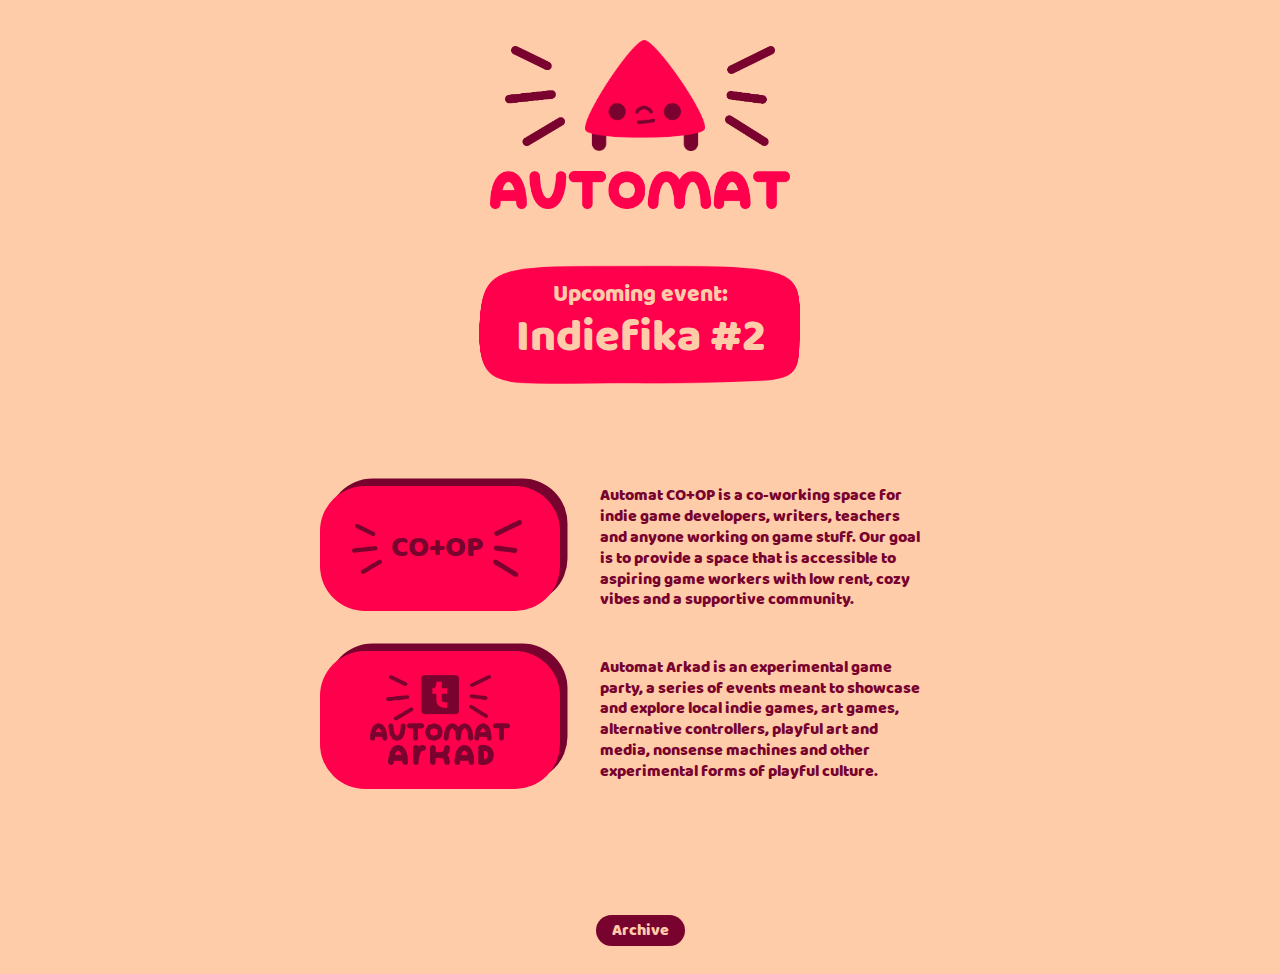
<file: public/index.html>
<!DOCTYPE html>
<html lang="en">
<head>
  <meta charset="UTF-8">
  <meta http-equiv="X-UA-Compatible" content="IE=edge">
  <meta name="viewport" content="width=device-width, initial-scale=1.0">
  <title>Automat</title>

  <meta name="description" content="Automat Co-op & Arkad">
  <meta property="og:site_name" content="Automat">
  <meta property="og:title" content="Automat">
  <meta property="og:type" content="website">
  <meta property="og:url" content="https://automat.town/">
  <meta property="og:description" content="Automat Co-op & Arkad">
  <meta property="og:image:type" content="image/png">
  <meta property="og:image" content="https://automat.town/images/share-image.png">
  <meta property="og:image:alt" content="Automat">
  <meta property="og:image:width" content="1200">
  <meta property="og:image:height" content="630">

  <link rel="apple-touch-icon" sizes="180x180" href="icons/apple-touch-icon.png">
  <link rel="icon" type="image/png" sizes="32x32" href="icons/favicon-32x32.png">
  <link rel="icon" type="image/png" sizes="16x16" href="icons/favicon-16x16.png">
  <link rel="manifest" href="icons/site.webmanifest">
  <link rel="mask-icon" href="icons/safari-pinned-tab.svg" color="#ffccaa">
  <link rel="shortcut icon" href="favicon.ico">
  <meta name="msapplication-TileColor" content="#ffccaa">
  <meta name="msapplication-config" content="icons/browserconfig.xml">
  <meta name="theme-color" content="#ffccaa">
  
  <link rel="stylesheet" href="style.css?v=5">

</head>
<body>
  <main>
    <h1 class="logo">
      <div class="logo-image">
        <img src="images/lines-left.png" alt="" width="213" height="355" />
        <img src="images/automat-logo.png" alt="Automat" width="335" height="311" />
        <img src="images/lines-right.png" alt="" width="181" height="355" />
      </div>
      <img class="logo-text" src="images/automat-text.png" alt="" width="1032" height="128" />
    </h1>
    <a href="https://discord.gg/DNasnEEvEM?event=1346475406655754241" class="marker"><span>Upcoming event:</span> Indiefika #2</h2></a>
    <nav>
      <div class="nav-item">
        <a class="big-button big-button--effect" href="/co+op"><span>CO+OP</span></a>
        <p>Automat CO+OP is a co-working space for indie game developers, 
          writers, teachers and anyone working on game stuff. Our goal 
          is to provide a space that is accessible to aspiring game 
          workers with low rent, cozy vibes and a supportive community.</p>
      </div>
      <div class="nav-item">
        <a class="big-button" href="https://automatarkad.tumblr.com/"><img src="images/tumblr.png" alt="Tumblr" width="462" height="297" /></a>
        <p>Automat Arkad is an experimental game party, a series of 
          events meant to showcase and explore local indie games, 
          art games, alternative controllers, playful art and media, 
          nonsense machines and other experimental forms of playful 
          culture.</p>
      </div>
    </nav>
  </main>
  <footer>
    <a href="archive">Archive</a>
  </footer>
</body>
</html>
</file>
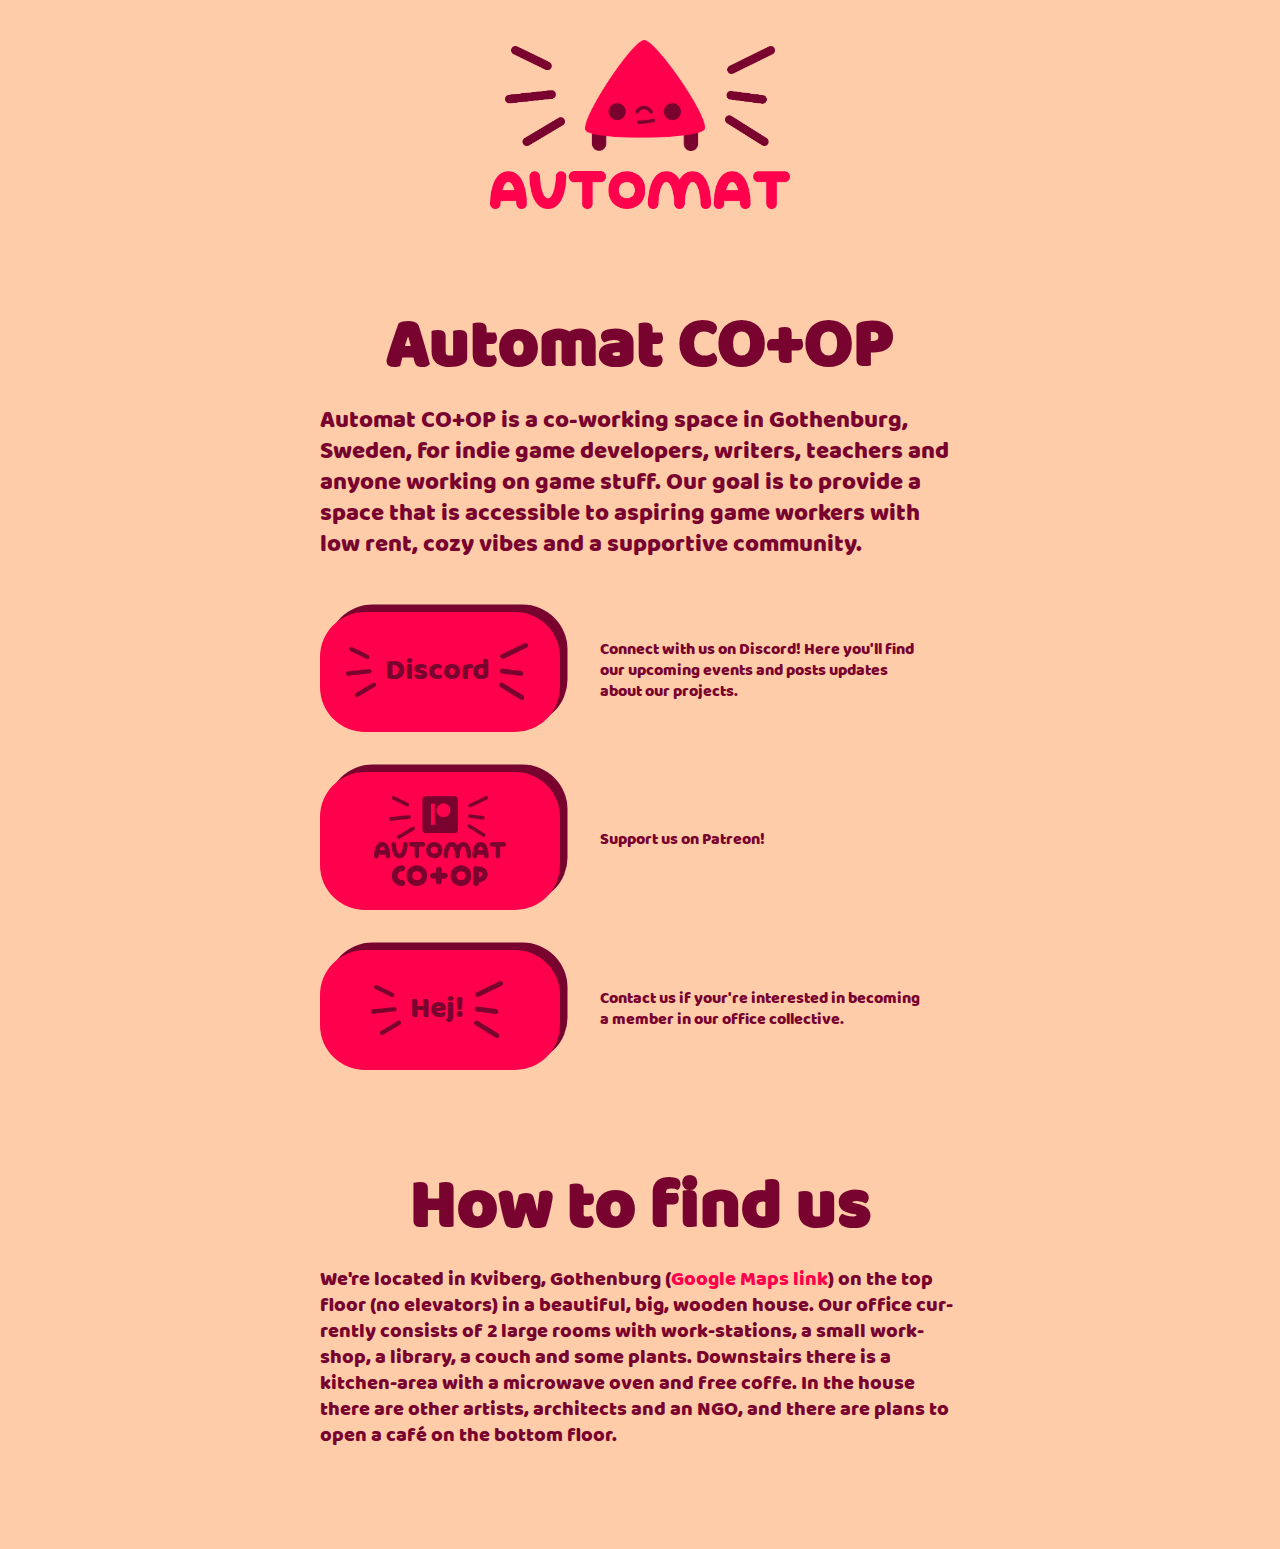
<file: public/co+op/index.html>
<!DOCTYPE html>
<html lang="en">
<head>
  <meta charset="UTF-8">
  <meta http-equiv="X-UA-Compatible" content="IE=edge">
  <meta name="viewport" content="width=device-width, initial-scale=1.0">
  <title>Automat</title>

  <meta name="description" content="Automat Co-op & Arkad">
  <meta property="og:site_name" content="Automat">
  <meta property="og:title" content="Automat">
  <meta property="og:type" content="website">
  <meta property="og:url" content="https://automat.town/">
  <meta property="og:description" content="Automat Co-op & Arkad">
  <meta property="og:image:type" content="image/png">
  <meta property="og:image" content="https://automat.town/images/share-image.png">
  <meta property="og:image:alt" content="Automat">
  <meta property="og:image:width" content="1200">
  <meta property="og:image:height" content="630">

  <link rel="apple-touch-icon" sizes="180x180" href="./../icons/apple-touch-icon.png">
  <link rel="icon" type="image/png" sizes="32x32" href="./../icons/favicon-32x32.png">
  <link rel="icon" type="image/png" sizes="16x16" href="./../icons/favicon-16x16.png">
  <link rel="manifest" href="./../icons/site.webmanifest">
  <link rel="mask-icon" href="./../icons/safari-pinned-tab.svg" color="#ffccaa">
  <link rel="shortcut icon" href="./../favicon.ico">
  <meta name="msapplication-TileColor" content="#ffccaa">
  <meta name="msapplication-config" content="./../icons/browserconfig.xml">
  <meta name="theme-color" content="#ffccaa">
  
  <link rel="stylesheet" href="./../style.css?v=5">

</head>
<body>
  <main>
    <a class="logo-image" href="/" aria-label="Automat">
      <h1 class="logo">
        <div class="logo-image">
          <img src="./../images/lines-left.png" alt="" width="213" height="355" aria-hidden="true" />
          <img src="./../images/automat-logo.png" alt="Automat" width="335" height="311" />
          <img src="./../images/lines-right.png" alt="" width="181" height="355" aria-hidden="true" />
        </div>
        <img class="logo-text" src="./../images/automat-text.png" alt="" width="1032" height="128" />
      </h1>
    </a>

    <section>
      <h2>Automat CO+OP</h2>
      <p class="ingress">Automat CO+OP is a co-working space in Gothenburg, Sweden, for indie game developers, 
        writers, teachers and anyone working on game stuff. Our goal 
        is to provide a space that is accessible to aspiring game 
        workers with low rent, cozy vibes and a supportive community.</p>
    </section>

    <nav>
      <div class="nav-item">
        <a class="big-button big-button--effect" href="https://discord.gg/DNasnEEvEM"><span>Discord</span></a>
        <p>Connect with us on Discord! Here you'll find our upcoming events and posts updates about our projects.</p>
      </div>
      <div class="nav-item">
        <a class="big-button" href="https://www.patreon.com/AutomatCOOP"><img src="./../images/patreon.png" alt="Patreon" width="462" height="314" /></a>
        <p>Support us on Patreon!</p>
      </div>
      <div class="nav-item">
        <a class="big-button big-button--effect" onClick="javascript:window.open('mailto:kjell@spelverkstad.com', 'mail');event.preventDefault()" href="mailto:kjell@spelverkstad.com" target="_blank" rel="noopener noreferrer"><span>Hej!</span></a>
        <p>Contact us if your're interested in becoming a member in our office collective.</p>
      </div>
      
    </nav>

    <section>
      <h3>How to find us</h3>
      <p>We're located in Kviberg, Gothenburg (<a href="https://www.google.se/maps/place/Automat+Co-op/@57.7354213,12.031164,17z/data=!3m1!4b1!4m6!3m5!1s0x464ff50044b7cdd5:0x95d4233a544fe3a0!8m2!3d57.7354185!4d12.0337389!16s%2Fg%2F11vq3d4xnr?entry=ttu">Google Maps link</a>) on the top floor (no elevators) in a beautiful, big, wooden house. Our office currently consists of 2 large rooms with work-stations, a small workshop, a library, a couch and some plants. Downstairs there is a kitchen-area with a microwave oven and free coffe. In the house there are other artists, architects and an NGO, and there are plans to open a café on the bottom floor.</p>
    </section>
  </main>
</body>
</html>
</file>
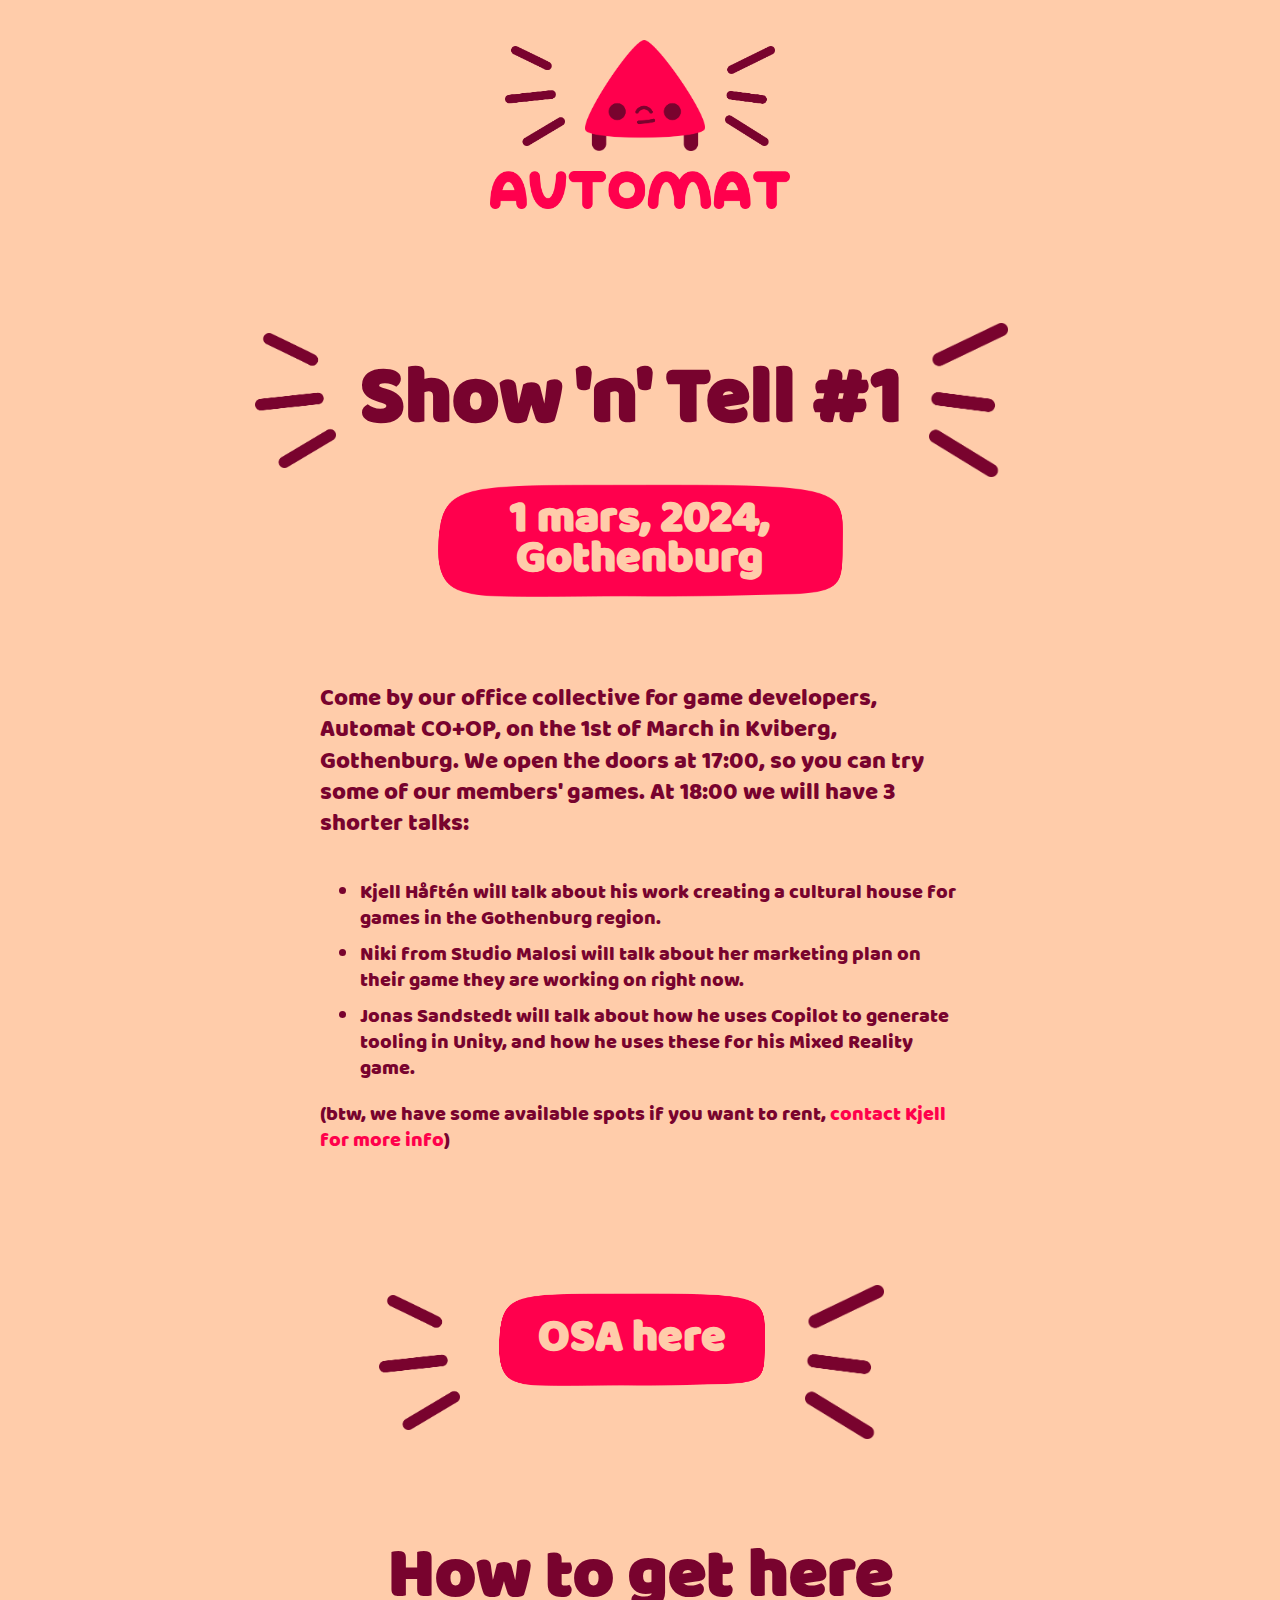
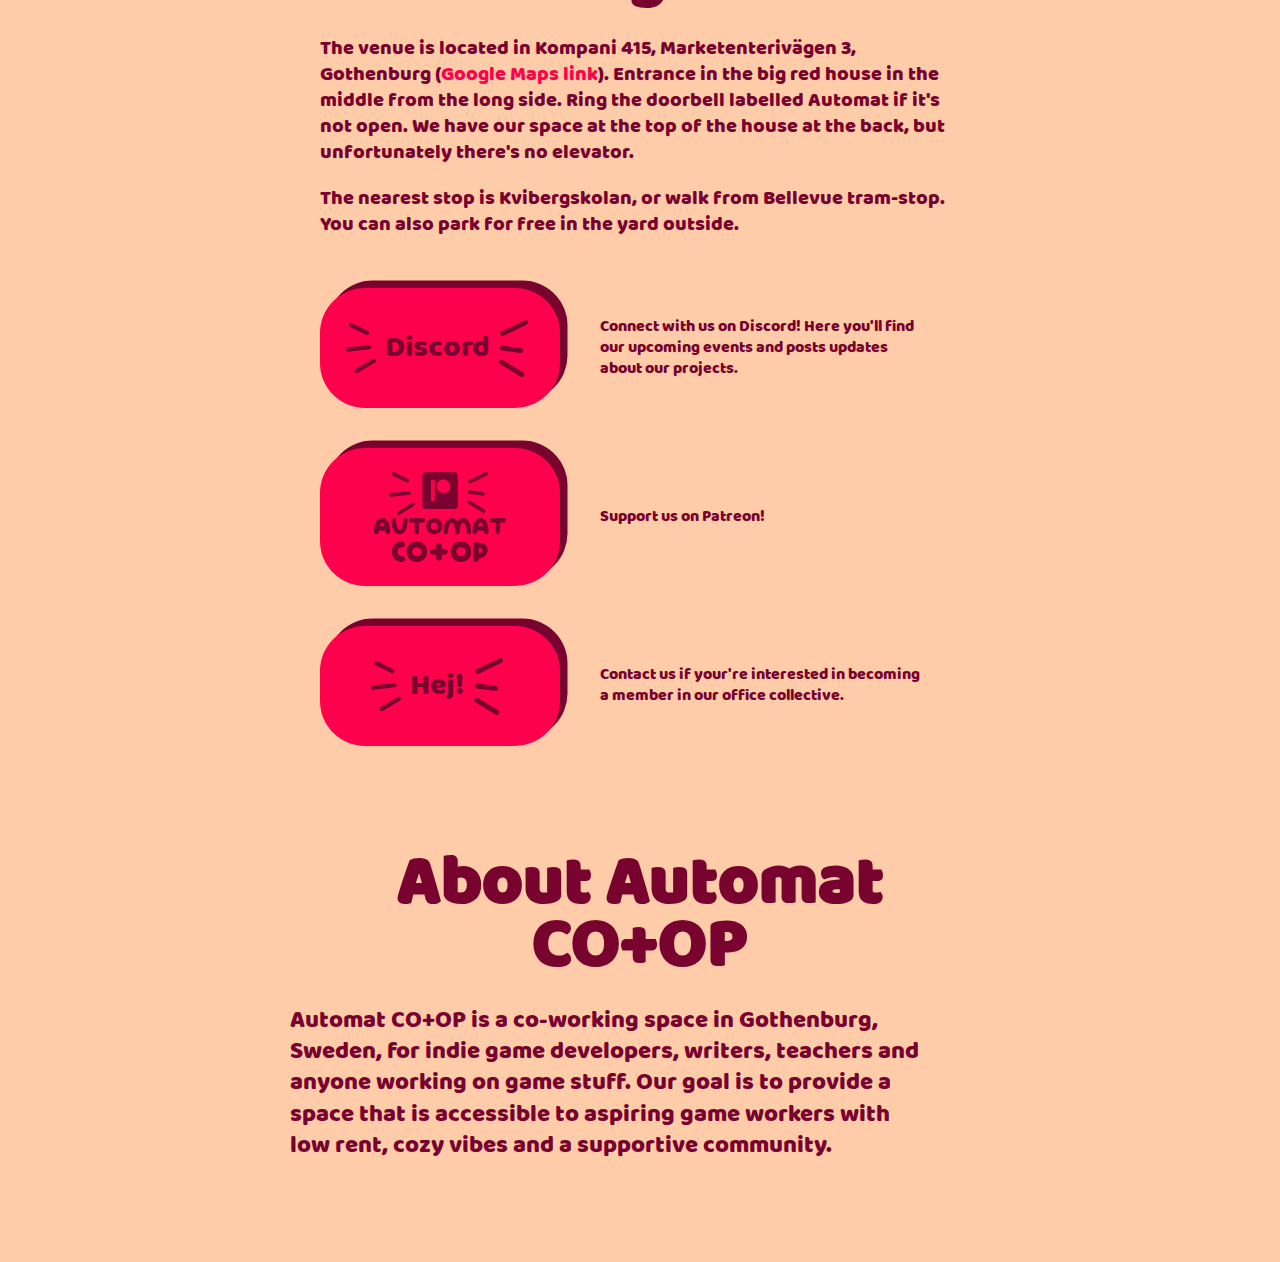
<file: public/co+op/show-n-tell-no-1/index.html>
<!DOCTYPE html>
<html lang="en">
<head>
  <meta charset="UTF-8">
  <meta http-equiv="X-UA-Compatible" content="IE=edge">
  <meta name="viewport" content="width=device-width, initial-scale=1.0">
  <title>Show 'n' Tell #1 - Automat CO+OP</title>

  <meta name="description" content="Automat Co-op & Arkad">
  <meta property="og:site_name" content="Automat">
  <meta property="og:title" content="Show 'n' Tell #1 - Automat CO+OP">
  <meta property="og:type" content="website">
  <meta property="og:url" content="https://automat.town/">
  <meta property="og:description" content="Come by our office on the 1st of March. We open the doors at 17:00, so you can try some of our members' games. At 18:00 we will have 3 shorter talks.">
  <meta property="og:image:type" content="image/png">
  <meta property="og:image" content="https://automat.town/co+op/show-n-tell-no-1/cover.png">
  <meta property="og:image:alt" content="Automat">
  <meta property="og:image:width" content="1200">
  <meta property="og:image:height" content="630">

  <link rel="apple-touch-icon" sizes="180x180" href="./../../icons/apple-touch-icon.png">
  <link rel="icon" type="image/png" sizes="32x32" href="./../../icons/favicon-32x32.png">
  <link rel="icon" type="image/png" sizes="16x16" href="./../../icons/favicon-16x16.png">
  <link rel="manifest" href="./../../icons/site.webmanifest">
  <link rel="mask-icon" href="./../../icons/safari-pinned-tab.svg" color="#ffccaa">
  <link rel="shortcut icon" href="./../../favicon.ico">
  <meta name="msapplication-TileColor" content="#ffccaa">
  <meta name="msapplication-config" content="./../../icons/browserconfig.xml">
  <meta name="theme-color" content="#ffccaa">
  
  <link rel="stylesheet" href="./../../style.css?v=5">

</head>
<body>
  <main>
    <a class="logo-image" href="/" aria-label="Automat">
      <h1 class="logo">
        <div class="logo-image">
          <img src="./../../images/lines-left.png" alt="" width="213" height="355" aria-hidden="true" />
          <img src="./../../images/automat-logo.png" alt="Automat" width="335" height="311" />
          <img src="./../../images/lines-right.png" alt="" width="181" height="355" aria-hidden="true" />
        </div>
        <img class="logo-text" src="./../../images/automat-text.png" alt="" width="1032" height="128" />
      </h1>
    </a>

    <section class="center">
      <h2 class="title-large">Show 'n' Tell #1</h2>
      <h3 class="marker">1 mars, 2024, Gothenburg</h3>
      <p class="ingress">Come by our office collective for game developers, Automat CO+OP, on the 1st of March in Kviberg, Gothenburg. We open the doors at 17:00, so you can try some of our members' games. At 18:00 we will have 3 shorter talks:</p>
      <ul>
        <li>Kjell Håftén will talk about his work creating a cultural house for games in the Gothenburg region.</li>
        <li>Niki from Studio Malosi will talk about her marketing plan on their game they are working on right now.</li>
        <li>Jonas Sandstedt will talk about how he uses Copilot to generate tooling in Unity, and how he uses these for his Mixed Reality game.</li>
      </ul>
      <p>(btw, we have some available spots if you want to rent, <a onClick="javascript:window.open('mailto:kjell@spelverkstad.com', 'mail');event.preventDefault()" href="mailto:kjell@spelverkstad.com" target="_blank" rel="noopener noreferrer">contact Kjell for more info</a>)</p>
    </section>

    <h3 class="title-large"><a class="marker" href="https://discord.gg/DNasnEEvEM?event=1205621494982516757">OSA here</a></h3>

    <section>
      <h3>How to get here</h3>
      <p>The venue is located in Kompani 415, Marketenterivägen 3, Gothenburg (<a href="https://www.google.se/maps/place/Automat+Co-op/@57.7354213,12.031164,17z/data=!3m1!4b1!4m6!3m5!1s0x464ff50044b7cdd5:0x95d4233a544fe3a0!8m2!3d57.7354185!4d12.0337389!16s%2Fg%2F11vq3d4xnr?entry=ttu">Google Maps link</a>). Entrance in the big red house in the middle from the long side. Ring the doorbell labelled Automat if it's not open. We have our space at the top of the house at the back, but unfortunately there's no elevator.</p>
      <p>The nearest stop is Kvibergskolan, or walk from Bellevue tram-stop. You can also park for free in the yard outside.</p>
    </section>

    <nav>
      <div class="nav-item">
        <a class="big-button big-button--effect" href="https://discord.gg/DNasnEEvEM"><span>Discord</span></a>
        <p>Connect with us on Discord! Here you'll find our upcoming events and posts updates about our projects.</p>
      </div>
      <div class="nav-item">
        <a class="big-button" href="https://www.patreon.com/AutomatCOOP"><img src="./../../images/patreon.png" alt="Patreon" width="462" height="314" /></a>
        <p>Support us on Patreon!</p>
      </div>
      <div class="nav-item">
        <a class="big-button big-button--effect" onClick="javascript:window.open('mailto:kjell@spelverkstad.com', 'mail');event.preventDefault()" href="mailto:kjell@spelverkstad.com" target="_blank" rel="noopener noreferrer"><span>Hej!</span></a>
        <p>Contact us if your're interested in becoming a member in our office collective.</p>
      </div>
      
    </nav>

    <section>
      <h3>About Automat CO+OP</h3>
      <p class="ingress">Automat CO+OP is a co-working space in Gothenburg, Sweden, for indie game developers, writers, teachers and anyone working on game stuff. Our goal is to provide a space that is accessible to aspiring game workers with low rent, cozy vibes and a supportive community.</p>
    </section>
  </main>
</body>
</html>
</file>
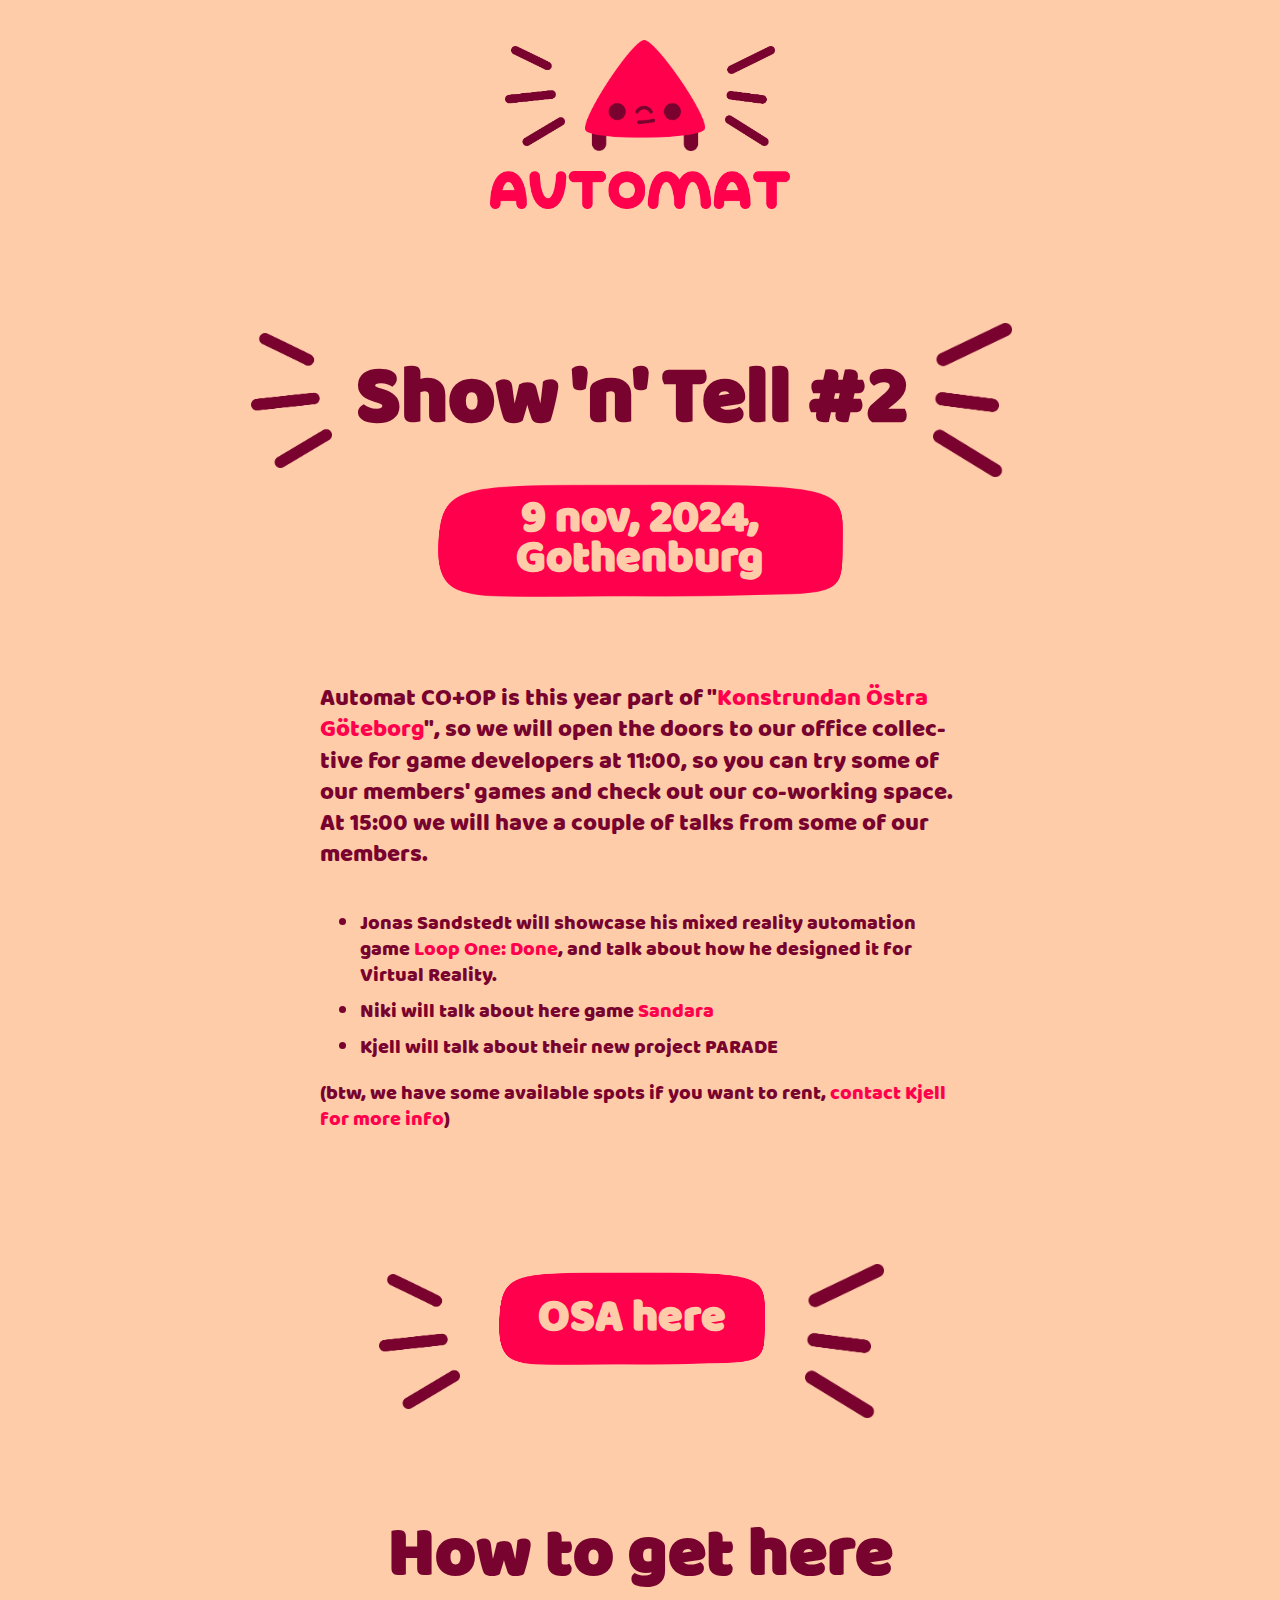
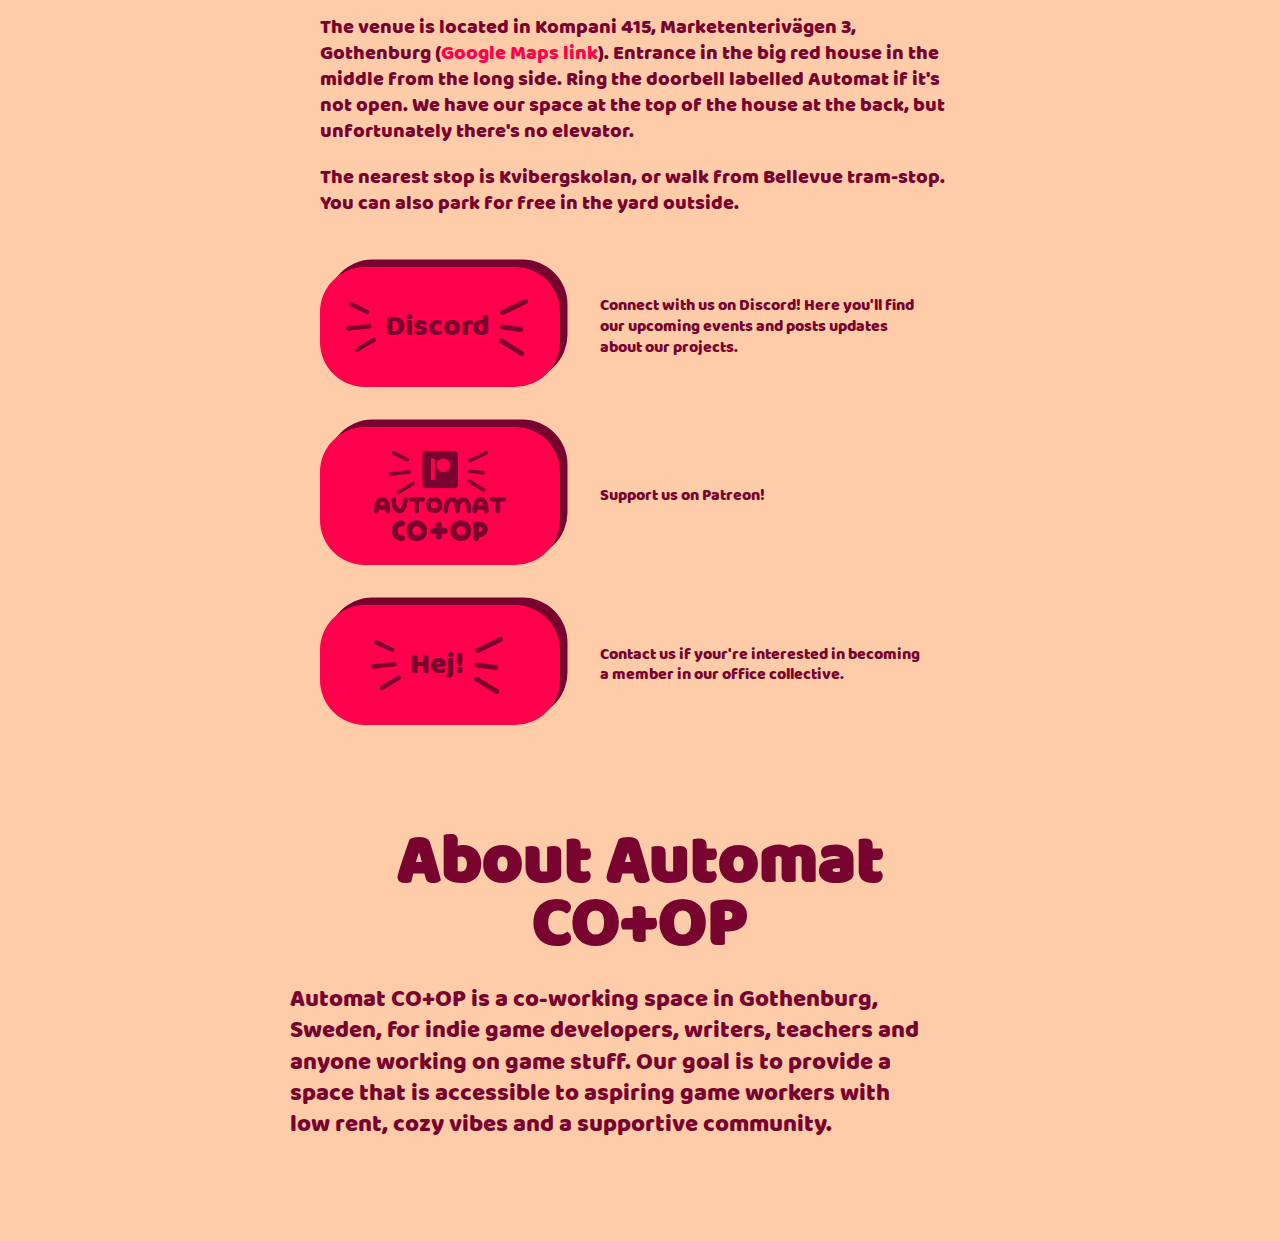
<file: public/co+op/show-n-tell-no-2/index.html>
<!DOCTYPE html>
<html lang="en">
<head>
  <meta charset="UTF-8">
  <meta http-equiv="X-UA-Compatible" content="IE=edge">
  <meta name="viewport" content="width=device-width, initial-scale=1.0">
  <title>Show 'n' Tell #1 - Automat CO+OP</title>

  <meta name="description" content="Automat Co-op & Arkad">
  <meta property="og:site_name" content="Automat">
  <meta property="og:title" content="Show 'n' Tell #2 - Automat CO+OP">
  <meta property="og:type" content="website">
  <meta property="og:url" content="https://automat.town/">
  <meta property="og:description" content="Come by our office on the 9th of November. We open the doors at 11:00, so you can try some of our members' games and check out our co-working space. At 15:00 we will have 3 shorter talks.">
  <meta property="og:image:type" content="image/png">
  <meta property="og:image" content="https://automat.town/co+op/show-n-tell-no-1/cover.png">
  <meta property="og:image:alt" content="Automat">
  <meta property="og:image:width" content="1200">
  <meta property="og:image:height" content="630">

  <link rel="apple-touch-icon" sizes="180x180" href="./../../icons/apple-touch-icon.png">
  <link rel="icon" type="image/png" sizes="32x32" href="./../../icons/favicon-32x32.png">
  <link rel="icon" type="image/png" sizes="16x16" href="./../../icons/favicon-16x16.png">
  <link rel="manifest" href="./../../icons/site.webmanifest">
  <link rel="mask-icon" href="./../../icons/safari-pinned-tab.svg" color="#ffccaa">
  <link rel="shortcut icon" href="./../../favicon.ico">
  <meta name="msapplication-TileColor" content="#ffccaa">
  <meta name="msapplication-config" content="./../../icons/browserconfig.xml">
  <meta name="theme-color" content="#ffccaa">
  
  <link rel="stylesheet" href="./../../style.css?v=5">

</head>
<body>
  <main>
    <a class="logo-image" href="/" aria-label="Automat">
      <h1 class="logo">
        <div class="logo-image">
          <img src="./../../images/lines-left.png" alt="" width="213" height="355" aria-hidden="true" />
          <img src="./../../images/automat-logo.png" alt="Automat" width="335" height="311" />
          <img src="./../../images/lines-right.png" alt="" width="181" height="355" aria-hidden="true" />
        </div>
        <img class="logo-text" src="./../../images/automat-text.png" alt="" width="1032" height="128" />
      </h1>
    </a>

    <section class="center">
      <h2 class="title-large">Show 'n' Tell #2</h2>
      <h3 class="marker">9 nov, 2024, Gothenburg</h3>
      <p class="ingress">Automat CO+OP is this year part of "<a href="https://goteborg.se/wps/portal/enhetssida/konstrundan-i-ostra-goteborg">Konstrundan Östra Göteborg</a>", so we will open the doors to our office collective for game developers at 11:00, so you can try some of our members' games and check out our co-working space. At 15:00 we will have a couple of talks from some of our members.</p>
      <ul>
        <li>Jonas Sandstedt will showcase his mixed reality automation game <a href="https://looponedone.com">Loop One: Done</a>, and talk about how he designed it for Virtual Reality.</li>
        <li>Niki will talk about here game <a href="https://store.steampowered.com/app/2389220/Sandara_City_of_a_Thousand_Eclipses/">Sandara</a></li>
        <li>Kjell will talk about their new project PARADE</li>
      </ul>
      <p>(btw, we have some available spots if you want to rent, <a onClick="javascript:window.open('mailto:kjell@spelverkstad.com', 'mail');event.preventDefault()" href="mailto:kjell@spelverkstad.com" target="_blank" rel="noopener noreferrer">contact Kjell for more info</a>)</p>
    </section>

    <h3 class="title-large"><a class="marker" href="https://discord.gg/DNasnEEvEM?event=1303070855638548560">OSA here</a></h3>

    <section>
      <h3>How to get here</h3>
      <p>The venue is located in Kompani 415, Marketenterivägen 3, Gothenburg (<a href="https://www.google.se/maps/place/Automat+Co-op/@57.7354213,12.031164,17z/data=!3m1!4b1!4m6!3m5!1s0x464ff50044b7cdd5:0x95d4233a544fe3a0!8m2!3d57.7354185!4d12.0337389!16s%2Fg%2F11vq3d4xnr?entry=ttu">Google Maps link</a>). Entrance in the big red house in the middle from the long side. Ring the doorbell labelled Automat if it's not open. We have our space at the top of the house at the back, but unfortunately there's no elevator.</p>
      <p>The nearest stop is Kvibergskolan, or walk from Bellevue tram-stop. You can also park for free in the yard outside.</p>
    </section>

    <nav>
      <div class="nav-item">
        <a class="big-button big-button--effect" href="https://discord.gg/DNasnEEvEM"><span>Discord</span></a>
        <p>Connect with us on Discord! Here you'll find our upcoming events and posts updates about our projects.</p>
      </div>
      <div class="nav-item">
        <a class="big-button" href="https://www.patreon.com/AutomatCOOP"><img src="./../../images/patreon.png" alt="Patreon" width="462" height="314" /></a>
        <p>Support us on Patreon!</p>
      </div>
      <div class="nav-item">
        <a class="big-button big-button--effect" onClick="javascript:window.open('mailto:kjell@spelverkstad.com', 'mail');event.preventDefault()" href="mailto:kjell@spelverkstad.com" target="_blank" rel="noopener noreferrer"><span>Hej!</span></a>
        <p>Contact us if your're interested in becoming a member in our office collective.</p>
      </div>
      
    </nav>

    <section>
      <h3>About Automat CO+OP</h3>
      <p class="ingress">Automat CO+OP is a co-working space in Gothenburg, Sweden, for indie game developers, writers, teachers and anyone working on game stuff. Our goal is to provide a space that is accessible to aspiring game workers with low rent, cozy vibes and a supportive community.</p>
    </section>
  </main>
</body>
</html>
</file>
<file: public/style.css>
:root {
  --light-red: rgb(255, 0, 76);
  --focus: rgba(255, 255, 255, 1);
  --dark-red: rgb(120, 3, 46);
  --bg: rgb(255, 204, 170);
}

* {
  box-sizing: border-box;
}

@font-face {
  font-family: 'Baloo';
  src: url('fonts/Baloo.woff2') format('woff2'),
      url('fonts/Baloo.woff') format('woff');
  font-weight: normal;
  font-style: normal;
  font-display: swap;
}


html, body {
  background-color: var(--bg);
  min-height: 100%;
  height: 100%;
  font-family: 'Baloo', sans-serif;
  font-weight: normal;
  font-style: normal;
  font-display: swap;
  color: var(--dark-red);
  line-height: 1.3;
}

body {
  display: flex;
  padding: 0;
  margin: 0;
  flex-direction: column;
  align-items: center;
}

main {
  display: flex;
  flex-direction: column;
  gap: 0.5em;
  align-items: center;
  justify-content: center;
  font-size: calc(4em + 4vmin);
  margin: auto;
  padding: 0.4em 0.2em 1em;
}
.logo {
  padding: 0;
  margin: 0;
  display: flex;
  flex-direction: column;
  align-items: center;
  gap: 0.1em;
}
.logo-image {
  padding: 0;
  margin: 0;
  display: flex;
  align-items: center;
  gap: 0.1em;
}
.logo .logo-image img {
  width: 0.6em;
  height: auto;
  transition: transform 0.8s cubic-bezier(.48,3.56,0,.24);
}
.logo .logo-image img:nth-child(1), .logo .logo-image img:nth-child(3) {
  width: auto;
  height: 0.5em;
}
.logo:hover .logo-image img:nth-child(1) {
  transform: translate(-0.03em, 0);
}
.logo:hover .logo-image img:nth-child(2) {
  transform: translate(0.03em, 0.01em) rotate(5deg);
}
.logo:hover .logo-image img:nth-child(3) {
  transform: translate(0.03em, 0);
}

.logo-text {
  display: block;
  width: 1.5em;
  height: auto;
}

nav {
  font-size: inherit;
  display: grid;
  grid-template-columns: 1fr;
  grid-template-rows: auto;
  grid-auto-flow: row;
  gap: 0.4em;
  align-items: center;
  max-width: 40rem;
}

a {
  color: var(--light-red);
  text-decoration: none;
}

.big-button {
  background-color: var(--light-red);
  color: var(--dark-red);
  text-decoration: none;
  font-size: 0.3em;
  border-radius: 1.5em;
  display: inline-flex;
  padding: 0.8em;
  outline: 0px solid var(--focus);
  box-shadow: 0.25em -0.25em 0 0 var(--dark-red);
  transition: transform 0.8s cubic-bezier(.23,1.82,.22,.52), box-shadow 0.8s cubic-bezier(.23,1.82,.22,.52), outline 0.2s ease-out;
  min-width: 8em;
  min-height: 4em;
  text-align: center;
  align-items: center;
  justify-content: center;
}

.big-button span {
  display: flex;
  align-items: center;
  transition: transform 0.8s cubic-bezier(.48,3.56,0,.24);
}

.big-button.big-button--effect::before, .big-button.big-button--effect::after,
.title-large::before, .title-large::after {
  content: "";
  background-size: contain;
  background-repeat: no-repeat;
  background-position: center;
  width: 1em;
  height: 1.9em;
  display: inline-block;
  margin-right: 0.2em;
  transition: transform 0.8s cubic-bezier(.23,1.82,.22,.52);
}

.big-button.big-button--effect::before {
  background-image: url("images/lines-left.png");
  margin-right: 0.3em;
}

.big-button.big-button--effect::after {
  background-image: url("images/lines-right.png");
  margin-left: 0.3em;
}

.big-button:focus {
  outline: 0.25em solid var(--focus);
}

.big-button img {
  width: auto;
  height: 3em;
  display: block;
}

.big-button:hover {
  box-shadow: 0em 0em 0 0 var(--light-red);
  transform: translate(0.25em, -0.25em);
}
.big-button.big-button--effect:hover::before {
  transform: translate(-0.2em, 0em);
}
.big-button.big-button--effect:hover::after {
  transform: translate(0.2em, 0em);
}
.big-button:hover span {
  transform: translate(0.03em, 0.01em) rotate(5deg);
}
.nav-item {
  display: grid;
  grid-template-columns: 1fr 2fr;
  grid-template-rows: auto;
  grid-auto-flow: row;
  align-items: stretch;
  gap: 0.4em;
  flex: 1;
}
.nav-item .big-button, .nav-item p {
  margin: 0;
}
.nav-item p {
  font-size: 1rem;
  max-width: 20em;
  align-self: center;
}
@media (max-width: 600px) {
  .nav-item {
    grid-template-columns: 1fr;
    gap: 0.2em;
    text-align: center;
  }
}


section h2, section h3 {
  font-size: 0.7em;
  max-width: 10em;
  text-align: center;
  line-height: 0.9;
  margin: 0.8em 0 0.4em 0;
}

section p {
  font-size: 0.2em;
  max-width: 40rem;
  margin: 0;
  overflow-wrap: break-word;
  hyphens: auto;
}

section p + p {
  margin-top: 1em;
}
.ingress {
  font-size: 0.24em;
}

.center {
  display: flex;
  flex-direction: column;
  align-items: center;
}

.title-large {
  font-size:9vmin;
  display: flex;
  align-items: center;
  margin-bottom: 0;
}

.title-large::before {
  background-image: url("images/lines-left.png");
  margin-right: 0.3em;
}

.title-large::after {
  background-image: url("images/lines-right.png");
  margin-left: 0.3em;
}

.title-large + .marker {
  margin-top: 0;
}


.marker {
  background-image: url(images/marker.png);
  background-size: 90% 90%;
  background-repeat: no-repeat;
  background-position: center center;
  color: var(--bg);
  padding: 0.5em 1.2em;
  font-size:5vmin;
  margin-bottom: 1em;
  transition: background-size 0.8s cubic-bezier(.23,1.82,.22,.52);
}
a.marker {
  text-decoration: none;
}
.marker:hover {
  background-size: 98% 98%;
}
.marker span {
  display: block;
  font-size: 0.5em;
  text-align: center;
}
.marker + .ingress {
  margin-top: 1.5em;
}

ul {
  font-size: 0.2em;
  text-align: left;
  max-width: 40rem;
  margin-top: 2em;
}

li + li {
  margin-top: 0.5em;
}

footer {
  padding: 2em;
}

footer a {
  background: var(--dark-red);
  color: var(--bg);
  border-radius: 1em;
  padding: 0.2em 1em;
}
</file>
